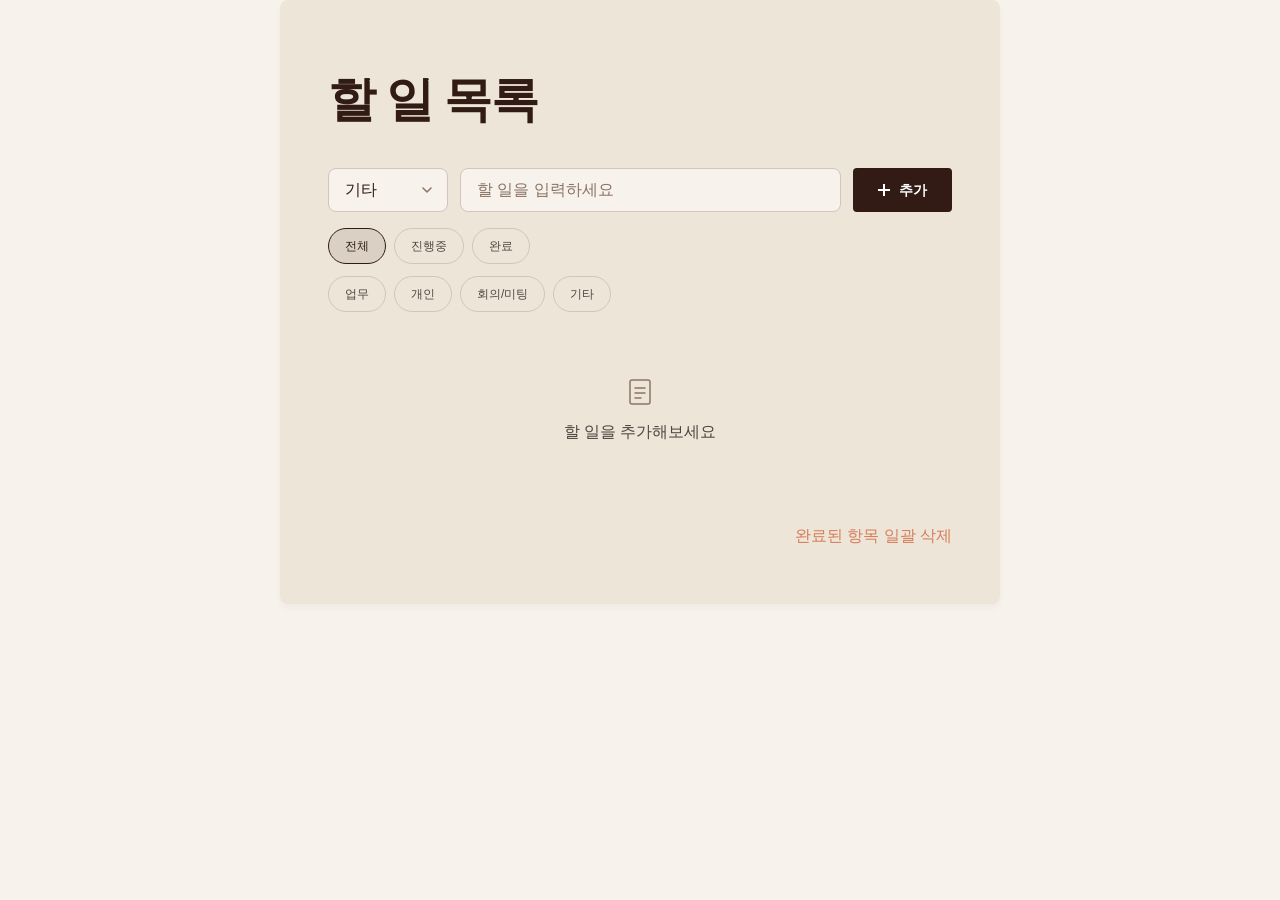
<file: src/index.html>
<!doctype html>
<html lang="ko">
<head>
<meta charset="UTF-8" />
<meta name="viewport" content="width=device-width, initial-scale=1.0" />
<title>할 일 목록</title>
<link rel="stylesheet" href="styles/tokens.css" />
<link rel="stylesheet" href="styles/components/checkbox.css" />
<link rel="stylesheet" href="styles/components/category-pill.css" />
<link rel="stylesheet" href="styles/components/input-bar.css" />
<link rel="stylesheet" href="styles/components/add-button.css" />
<link rel="stylesheet" href="styles/components/filter-tab.css" />
<link rel="stylesheet" href="styles/components/todo-item.css" />
<link rel="stylesheet" href="styles/components/category-group-header.css" />
<link rel="stylesheet" href="styles/components/empty-state.css" />
<link rel="stylesheet" href="styles/components/bottom-bar.css" />
<style>
  * {
    box-sizing: border-box;
  }
  body {
    margin: 0;
    background-color: var(--color-bg-default);
    font-family: var(--font-family-body);
  }
  .app-shell {
    max-width: 100%;
    margin-inline: auto;
    padding-inline: var(--space-4);
  }
  .app-header {
    padding-block: var(--space-5);
  }
  .app-header__title {
    margin: 0;
    font-family: var(--font-family-display);
    font-size: var(--font-size-display);
    line-height: var(--line-height-display);
    letter-spacing: var(--letter-spacing-display);
    color: var(--color-text-primary);
  }
  .app-section {
    margin-top: var(--space-4);
  }
  .app-section--bottom {
    margin-top: var(--space-5);
  }
  .filter-tabs + .filter-tabs {
    margin-top: var(--space-3);
  }
  .category-group + .category-group {
    margin-top: var(--space-3);
  }
  .app-note {
    margin: 0 0 var(--space-3);
    font-family: var(--font-family-body);
    font-size: var(--font-size-caption);
    color: var(--color-text-tertiary);
  }

  /* 반응형 브레이크포인트: CSS 변수는 @media 조건 안에서 참조할 수 없어 부득이 --breakpoint-tablet/--breakpoint-desktop과
     동일한 값(768px/1024px)을 여기 직접 명시합니다. 값 자체는 tokens.css와 항상 일치시켜야 합니다. */
  @media (min-width: 768px) {
    .app-shell {
      max-width: var(--container-tablet-max);
      padding-inline: 0;
    }
  }
  @media (min-width: 1024px) {
    .app-shell {
      max-width: var(--container-desktop-max);
      background-color: var(--color-surface-default);
      border-radius: var(--radius-card);
      box-shadow: var(--shadow-card);
      padding: var(--space-7);
    }
  }
</style>
</head>
<body>
  <div class="app-shell">
    <header class="app-header">
      <h1 class="app-header__title">할 일 목록</h1>
    </header>

    <section class="app-section">
      <div class="input-bar">
        <div class="input-bar__category-wrapper">
          <select id="new-todo-category" class="input-bar__category" aria-label="카테고리 선택">
            <option value="">기타</option>
            <option value="work">업무</option>
            <option value="personal">개인</option>
            <option value="meeting">회의/미팅</option>
          </select>
          <svg class="input-bar__category-chevron" viewBox="0 0 10 6" aria-hidden="true">
            <path d="M1 1L5 5L9 1" />
          </svg>
        </div>
        <input
          id="new-todo-text"
          type="text"
          class="input-bar__text"
          placeholder="할 일을 입력하세요"
          aria-label="할 일 입력"
        />
        <button id="add-todo-button" type="button" class="add-button">
          <svg class="add-button__icon" viewBox="0 0 14 14" aria-hidden="true">
            <path d="M7 1V13M1 7H13" />
          </svg>
          추가
        </button>
      </div>
      <p id="new-todo-error" class="app-note" role="alert" hidden>할 일 내용을 입력해주세요.</p>
    </section>

    <section class="app-section">
      <div class="filter-tabs" role="tablist" aria-label="상태 필터">
        <button type="button" role="tab" aria-selected="true" class="filter-tab" data-status-filter="all">전체</button>
        <button type="button" role="tab" aria-selected="false" class="filter-tab" data-status-filter="active">진행중</button>
        <button type="button" role="tab" aria-selected="false" class="filter-tab" data-status-filter="completed">완료</button>
      </div>
      <div class="filter-tabs" role="group" aria-label="카테고리 필터">
        <button type="button" class="filter-tab filter-tab--category filter-tab--work" aria-pressed="false" data-category-filter="work">업무</button>
        <button type="button" class="filter-tab filter-tab--category filter-tab--personal" aria-pressed="false" data-category-filter="personal">개인</button>
        <button type="button" class="filter-tab filter-tab--category filter-tab--meeting" aria-pressed="false" data-category-filter="meeting">회의/미팅</button>
        <button type="button" class="filter-tab filter-tab--category filter-tab--etc" aria-pressed="false" data-category-filter="etc">기타</button>
      </div>
    </section>

    <section class="app-section">
      <div id="todo-list-root"></div>

      <div id="empty-state" class="empty-state" hidden>
        <div class="empty-state__icon" aria-hidden="true">
          <svg viewBox="0 0 32 32">
            <rect x="6" y="4" width="20" height="24" rx="2" />
            <path d="M11 12h10M11 17h10M11 22h6" />
          </svg>
        </div>
        <p class="empty-state__text">할 일을 추가해보세요</p>
      </div>
    </section>

    <section class="app-section app-section--bottom">
      <div class="bottom-bar">
        <button id="delete-completed-button" type="button" class="bottom-bar__action">완료된 항목 일괄 삭제</button>
      </div>
    </section>
  </div>

  <script type="module" src="scripts/app.js"></script>
</body>
</html>
</file>
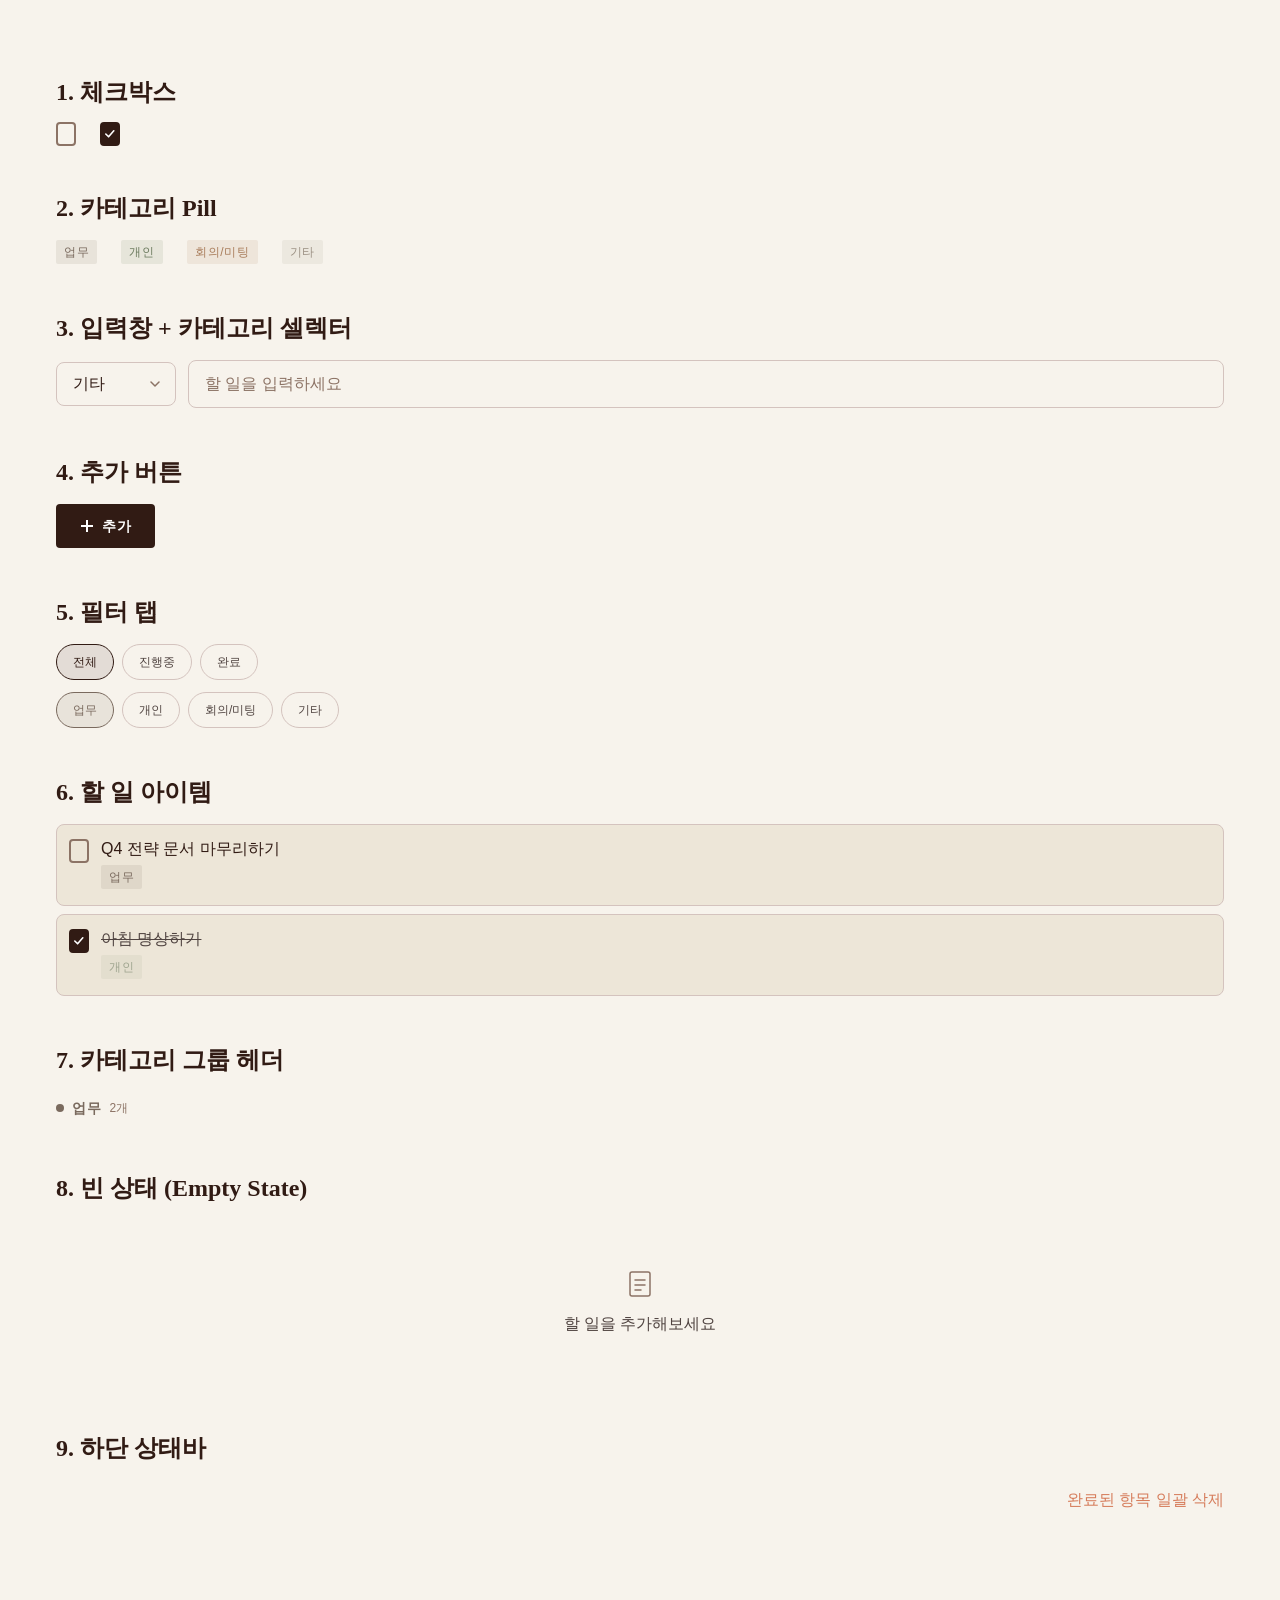
<file: src/demo.html>
<!doctype html>
<html lang="ko">
<head>
<meta charset="UTF-8" />
<meta name="viewport" content="width=device-width, initial-scale=1.0" />
<title>To Do List — 컴포넌트 데모</title>
<link rel="stylesheet" href="styles/tokens.css" />
<link rel="stylesheet" href="styles/components/checkbox.css" />
<link rel="stylesheet" href="styles/components/category-pill.css" />
<link rel="stylesheet" href="styles/components/input-bar.css" />
<link rel="stylesheet" href="styles/components/add-button.css" />
<link rel="stylesheet" href="styles/components/filter-tab.css" />
<link rel="stylesheet" href="styles/components/todo-item.css" />
<link rel="stylesheet" href="styles/components/category-group-header.css" />
<link rel="stylesheet" href="styles/components/empty-state.css" />
<link rel="stylesheet" href="styles/components/bottom-bar.css" />
<style>
  body {
    background: var(--color-bg-default);
    font-family: var(--font-family-body);
    padding: var(--space-7);
  }
  section {
    margin-bottom: var(--space-7);
  }
  h2 {
    font-family: var(--font-family-display);
    font-size: var(--font-size-heading-md);
    line-height: var(--line-height-heading-md);
    color: var(--color-text-primary);
    margin-bottom: var(--space-4);
  }
  .row {
    display: flex;
    gap: var(--space-5);
    align-items: center;
  }
</style>
</head>
<body>
  <section>
    <h2>1. 체크박스</h2>
    <div class="row">
      <!-- 체크박스 — 기본(미완료) 상태 -->
      <label class="checkbox">
        <input type="checkbox" class="checkbox__input" aria-label="할 일 완료 표시" />
        <span class="checkbox__box">
          <svg class="checkbox__icon" viewBox="0 0 12 10" aria-hidden="true">
            <path d="M1 5L4.5 8.5L11 1" />
          </svg>
        </span>
      </label>

      <!-- 체크박스 — 완료 상태 -->
      <label class="checkbox">
        <input type="checkbox" class="checkbox__input" aria-label="할 일 완료 표시" checked />
        <span class="checkbox__box">
          <svg class="checkbox__icon" viewBox="0 0 12 10" aria-hidden="true">
            <path d="M1 5L4.5 8.5L11 1" />
          </svg>
        </span>
      </label>
    </div>
  </section>

  <section>
    <h2>2. 카테고리 Pill</h2>
    <div class="row">
      <span class="category-pill category-pill--work">업무</span>
      <span class="category-pill category-pill--personal">개인</span>
      <span class="category-pill category-pill--meeting">회의/미팅</span>
      <span class="category-pill category-pill--etc">기타</span>
    </div>
  </section>

  <section>
    <h2>3. 입력창 + 카테고리 셀렉터</h2>
    <div class="input-bar">
      <div class="input-bar__category-wrapper">
        <select class="input-bar__category" aria-label="카테고리 선택">
          <option value="">기타</option>
          <option value="work">업무</option>
          <option value="personal">개인</option>
          <option value="meeting">회의/미팅</option>
        </select>
        <svg class="input-bar__category-chevron" viewBox="0 0 10 6" aria-hidden="true">
          <path d="M1 1L5 5L9 1" />
        </svg>
      </div>
      <input
        type="text"
        class="input-bar__text"
        placeholder="할 일을 입력하세요"
        aria-label="할 일 입력"
      />
    </div>
  </section>

  <section>
    <h2>4. 추가 버튼</h2>
    <div class="row">
      <button type="button" class="add-button">
        <svg class="add-button__icon" viewBox="0 0 14 14" aria-hidden="true">
          <path d="M7 1V13M1 7H13" />
        </svg>
        추가
      </button>
    </div>
  </section>

  <section>
    <h2>5. 필터 탭</h2>
    <div class="row" style="margin-bottom: var(--space-3);">
      <div class="filter-tabs" role="tablist" aria-label="상태 필터">
        <button type="button" role="tab" aria-selected="true" class="filter-tab">전체</button>
        <button type="button" role="tab" aria-selected="false" class="filter-tab">진행중</button>
        <button type="button" role="tab" aria-selected="false" class="filter-tab">완료</button>
      </div>
    </div>
    <div class="row">
      <div class="filter-tabs" role="group" aria-label="카테고리 필터">
        <button type="button" class="filter-tab filter-tab--category filter-tab--work" aria-pressed="true">업무</button>
        <button type="button" class="filter-tab filter-tab--category filter-tab--personal" aria-pressed="false">개인</button>
        <button type="button" class="filter-tab filter-tab--category filter-tab--meeting" aria-pressed="false">회의/미팅</button>
        <button type="button" class="filter-tab filter-tab--category filter-tab--etc" aria-pressed="false">기타</button>
      </div>
    </div>
  </section>

  <section>
    <h2>6. 할 일 아이템</h2>
    <ul class="todo-list">
      <li class="todo-item">
        <label class="checkbox">
          <input type="checkbox" class="checkbox__input" aria-label="할 일 완료 표시" />
          <span class="checkbox__box">
            <svg class="checkbox__icon" viewBox="0 0 12 10" aria-hidden="true">
              <path d="M1 5L4.5 8.5L11 1" />
            </svg>
          </span>
        </label>
        <div class="todo-item__content">
          <p class="todo-item__text">Q4 전략 문서 마무리하기</p>
          <span class="category-pill category-pill--work todo-item__tag">업무</span>
        </div>
        <div class="todo-item__actions">
          <button type="button" class="todo-item__action" aria-label="수정">
            <svg viewBox="0 0 16 16" aria-hidden="true">
              <path d="M11.3 1.7a1.5 1.5 0 0 1 2.1 2.1L5.5 11.7l-2.8.9.9-2.8Z" />
            </svg>
          </button>
          <button type="button" class="todo-item__action todo-item__action--delete" aria-label="삭제">
            <svg viewBox="0 0 16 16" aria-hidden="true">
              <path d="M3 4h10M6 4V2.5A.5.5 0 0 1 6.5 2h3a.5.5 0 0 1 .5.5V4M4.5 4l.6 8.5a1 1 0 0 0 1 .9h3.8a1 1 0 0 0 1-.9L12 4" />
            </svg>
          </button>
        </div>
      </li>

      <li class="todo-item todo-item--completed">
        <label class="checkbox">
          <input type="checkbox" class="checkbox__input" aria-label="할 일 완료 표시" checked />
          <span class="checkbox__box">
            <svg class="checkbox__icon" viewBox="0 0 12 10" aria-hidden="true">
              <path d="M1 5L4.5 8.5L11 1" />
            </svg>
          </span>
        </label>
        <div class="todo-item__content">
          <p class="todo-item__text">아침 명상하기</p>
          <span class="category-pill category-pill--personal todo-item__tag">개인</span>
        </div>
        <div class="todo-item__actions">
          <button type="button" class="todo-item__action" aria-label="수정">
            <svg viewBox="0 0 16 16" aria-hidden="true">
              <path d="M11.3 1.7a1.5 1.5 0 0 1 2.1 2.1L5.5 11.7l-2.8.9.9-2.8Z" />
            </svg>
          </button>
          <button type="button" class="todo-item__action todo-item__action--delete" aria-label="삭제">
            <svg viewBox="0 0 16 16" aria-hidden="true">
              <path d="M3 4h10M6 4V2.5A.5.5 0 0 1 6.5 2h3a.5.5 0 0 1 .5.5V4M4.5 4l.6 8.5a1 1 0 0 0 1 .9h3.8a1 1 0 0 0 1-.9L12 4" />
            </svg>
          </button>
        </div>
      </li>
    </ul>
  </section>

  <section>
    <h2>7. 카테고리 그룹 헤더</h2>
    <div class="category-group-header category-group-header--work">
      <span class="category-group-header__dot" aria-hidden="true"></span>
      <span class="category-group-header__label">업무</span>
      <span class="category-group-header__count">2개</span>
    </div>
  </section>

  <section>
    <h2>8. 빈 상태 (Empty State)</h2>
    <div class="empty-state">
      <div class="empty-state__icon" aria-hidden="true">
        <svg viewBox="0 0 32 32">
          <rect x="6" y="4" width="20" height="24" rx="2" />
          <path d="M11 12h10M11 17h10M11 22h6" />
        </svg>
      </div>
      <p class="empty-state__text">할 일을 추가해보세요</p>
    </div>
  </section>

  <section>
    <h2>9. 하단 상태바</h2>
    <div class="bottom-bar">
      <button type="button" class="bottom-bar__action">완료된 항목 일괄 삭제</button>
    </div>
  </section>
</body>
</html>
</file>
<file: src/styles/tokens.css>
/* Design Tokens — CONTEXT.md + docs/design-tokens.md 최종 채택값 기준 */
/* 네이밍: --[카테고리]-[속성]-[상태] (예: --color-accent-default, --color-accent-hover) */

:root {
  /* ---------- Color / Background & Surface ---------- */
  --color-bg-default: #f7f3ec;
  --color-bg-sidebar: #150502;
  --color-surface-default: #ede6d8;
  --color-surface-alt: #efe7dc;
  --color-surface-elevated: #fff8f1;

  /* ---------- Color / Border ---------- */
  --color-border-default: #d4c3be;
  --color-border-subtle: rgba(212, 195, 190, 0.3);

  /* ---------- Color / Text ---------- */
  --color-text-primary: #311b14;
  --color-text-secondary: #504441;
  --color-text-tertiary: #8c7365;
  --color-text-disabled: #504441;
  --color-text-inverse: #ffffff;
  --color-text-inverse-muted: rgba(255, 255, 255, 0.7);

  /* ---------- Color / Accent (Primary Action) ---------- */
  --color-accent-default: #311b14;
  --color-accent-hover: #4a2e22;
  --color-accent-on: #ffffff;

  /* ---------- Color / Feedback ---------- */
  --color-success-default: #6b7a5e;
  --color-danger-default: #d67d5c;

  /* ---------- Color / Category (CONTEXT.md 4종, 노션 원본 색상 유지 — 사유는 카테고리 pill 구현 시 명시) ---------- */
  --color-category-work: #7a6a5e;
  --color-category-personal: #6b7a5e;
  --color-category-meeting: #a87c5a;
  --color-category-etc: #9c9184;

  /* ---------- Color / Neutral Tag Chip (피그마 실제 태그 칩 형태 참조용) ---------- */
  --color-tag-neutral-bg: #e3dbd0;
  --color-tag-neutral-text: #8c7365;

  /* ---------- Typography / Font Family ---------- */
  --font-family-display: "Source Serif 4", "Pretendard", serif;
  --font-family-body: "Hanken Grotesk", "Pretendard", -apple-system, "Segoe UI", sans-serif;

  /* ---------- Typography / Font Size ---------- */
  --font-size-display: 48px;
  --font-size-heading-lg: 32px;
  --font-size-heading-md: 24px;
  --font-size-heading-sm: 14px;
  --font-size-body-lg: 18px;
  --font-size-body: 16px;
  --font-size-label: 14px;
  --font-size-caption: 12px;

  /* ---------- Typography / Font Weight ---------- */
  --font-weight-regular: 400;
  --font-weight-medium: 500;
  --font-weight-semibold: 600;
  --font-weight-bold: 700;

  /* ---------- Typography / Line Height ---------- */
  --line-height-display: 56px;
  --line-height-stat: 48px;
  --line-height-heading-lg: 40px;
  --line-height-heading-md: 32px;
  --line-height-heading-sm: 16px;
  --line-height-body-lg: 28px;
  --line-height-body: 24px;
  --line-height-label: 16px;
  --line-height-caption: 16px;

  /* ---------- Typography / Letter Spacing ---------- */
  --letter-spacing-display: -0.96px;
  --letter-spacing-heading-sm: 0.7px;
  --letter-spacing-label: 1.4px;
  --letter-spacing-normal: 0;

  /* ---------- Spacing (docs/design-tokens.md 4/8/12/16/24/32/48/80px, 오름차순으로 재번호) ---------- */
  --space-1: 4px;
  --space-2: 8px;
  --space-3: 12px;
  --space-4: 16px;
  --space-5: 24px;
  --space-6: 32px;
  --space-7: 48px;
  --space-8: 80px;

  /* ---------- Border Width ---------- */
  --border-width-default: 1px;
  --border-width-emphasis: 2px;

  /* ---------- Border Radius ---------- */
  --radius-input: 8px;
  --radius-button: 4px;
  --radius-button-compact: 2px;
  --radius-card: 8px;
  --radius-pill-filter: 18px;
  --radius-badge: 2px;
  --radius-checkbox: 4px;
  --radius-avatar: 12px;
  --radius-progress: 12px;

  /* ---------- Shadow ---------- */
  --shadow-card: 0px 4px 6px rgba(49, 27, 20, 0.04);
  --shadow-modal: 0px 8px 24px rgba(49, 27, 20, 0.08);

  /* ---------- Opacity ---------- */
  --opacity-disabled: 0.6;

  /* ---------- Motion ---------- */
  --transition-duration-fast: 150ms;
  --transition-duration-base: 200ms;
  --transition-easing-default: ease-out;

  /* ---------- Size ---------- */
  --size-checkbox: 20px;
  --size-touch-target-min: 44px;
  --size-input-height: 44px;
  --size-tab-height: 36px;
  --size-bar-height: 40px;
  --size-avatar-sm: 32px;
  --size-avatar-md: 40px;
  --size-avatar-lg: 96px;

  /* ---------- Breakpoint / Container ---------- */
  --breakpoint-tablet: 768px;
  --breakpoint-desktop: 1024px;
  --container-tablet-max: 640px;
  --container-desktop-max: 720px;
}
</file>
<file: src/styles/components/checkbox.css>
/* Checkbox — 기본(미완료) / 완료 상태 */

.checkbox {
  position: relative;
  display: inline-flex;
  align-items: center;
  justify-content: center;
  width: var(--size-checkbox);
  height: var(--size-checkbox);
  cursor: pointer;
}

.checkbox__input {
  position: absolute;
  inset: 0;
  width: 100%;
  height: 100%;
  margin: 0;
  opacity: 0;
  cursor: pointer;
}

.checkbox__box {
  display: inline-flex;
  align-items: center;
  justify-content: center;
  width: 100%;
  height: 100%;
  border: var(--border-width-emphasis) solid var(--color-text-tertiary);
  border-radius: var(--radius-checkbox);
  background-color: transparent;
  transition:
    background-color var(--transition-duration-fast) var(--transition-easing-default),
    border-color var(--transition-duration-fast) var(--transition-easing-default);
}

.checkbox__icon {
  width: 60%;
  height: 60%;
  opacity: 0;
  transform: scale(0.5);
  stroke: var(--color-accent-on);
  stroke-width: 2;
  fill: none;
  stroke-linecap: round;
  stroke-linejoin: round;
  transition:
    opacity var(--transition-duration-fast) var(--transition-easing-default),
    transform var(--transition-duration-fast) var(--transition-easing-default);
}

.checkbox__input:checked + .checkbox__box {
  background-color: var(--color-accent-default);
  border-color: var(--color-accent-default);
}

.checkbox__input:checked + .checkbox__box .checkbox__icon {
  opacity: 1;
  transform: scale(1);
}

.checkbox__input:focus-visible + .checkbox__box {
  outline: var(--border-width-default) solid var(--color-accent-default);
  outline-offset: var(--space-1);
}
</file>
<file: src/styles/components/category-pill.css>
/* 카테고리 Pill — 업무 / 개인 / 회의·미팅 / 기타 (4종) */

.category-pill {
  --pill-accent: var(--color-category-etc);
  display: inline-flex;
  align-items: center;
  padding: var(--space-1) var(--space-2);
  border-radius: var(--radius-badge);
  font-family: var(--font-family-body);
  font-size: var(--font-size-caption);
  font-weight: var(--font-weight-medium);
  line-height: var(--line-height-caption);
  text-transform: uppercase;
  letter-spacing: var(--letter-spacing-heading-sm);
  color: var(--pill-accent);
  background-color: color-mix(in srgb, var(--pill-accent) 12%, transparent);
  white-space: nowrap;
}

.category-pill--work {
  --pill-accent: var(--color-category-work);
}

.category-pill--personal {
  --pill-accent: var(--color-category-personal);
}

.category-pill--meeting {
  --pill-accent: var(--color-category-meeting);
}

.category-pill--etc {
  --pill-accent: var(--color-category-etc);
}
</file>
<file: src/styles/components/input-bar.css>
/* 입력창 + 카테고리 셀렉터 — 기본 / focus 상태 */

.input-bar {
  display: flex;
  align-items: center;
  gap: var(--space-3);
}

.input-bar__category-wrapper {
  position: relative;
  display: inline-flex;
  flex-shrink: 0;
}

.input-bar__category-chevron {
  position: absolute;
  top: 50%;
  right: var(--space-4);
  transform: translateY(-50%);
  width: 10px;
  height: 6px;
  color: var(--color-text-tertiary);
  pointer-events: none;
}

.input-bar__category-chevron path {
  stroke: currentColor;
  stroke-width: 1.5;
  fill: none;
  stroke-linecap: round;
  stroke-linejoin: round;
}

.input-bar__category,
.input-bar__text {
  height: var(--size-input-height);
  border: var(--border-width-default) solid var(--color-border-default);
  border-radius: var(--radius-input);
  background-color: var(--color-bg-default);
  color: var(--color-text-primary);
  font-family: var(--font-family-body);
  font-size: var(--font-size-body);
  line-height: var(--line-height-body);
  padding-inline: var(--space-4);
  transition:
    border-color var(--transition-duration-fast) var(--transition-easing-default),
    box-shadow var(--transition-duration-fast) var(--transition-easing-default);
}

.input-bar__category {
  width: 120px;
  /* 네이티브 화살표는 브라우저/OS가 위젯으로 그려서 padding으로 위치 제어가 안 되는 경우가 많아
     appearance:none으로 없애고, 옆의 .input-bar__category-chevron(커스텀 SVG)로 대체한다. */
  appearance: none;
  -webkit-appearance: none;
  -moz-appearance: none;
  padding-inline-end: var(--space-7);
}

.input-bar__text {
  flex: 1 1 auto;
  min-width: 0;
}

.input-bar__text::placeholder {
  color: var(--color-text-tertiary);
}

.input-bar__category:focus,
.input-bar__text:focus {
  outline: none;
  border-color: var(--color-accent-default);
  box-shadow: 0 0 0 var(--space-1) color-mix(in srgb, var(--color-accent-default) 12%, transparent);
}
</file>
<file: src/styles/components/add-button.css>
/* 추가 버튼 — 기본 / hover 상태 */

.add-button {
  display: inline-flex;
  align-items: center;
  justify-content: center;
  gap: var(--space-2);
  min-width: 64px;
  height: var(--size-input-height);
  padding-inline: var(--space-5);
  border: none;
  border-radius: var(--radius-button);
  background-color: var(--color-accent-default);
  color: var(--color-accent-on);
  font-family: var(--font-family-body);
  font-size: var(--font-size-label);
  font-weight: var(--font-weight-semibold);
  line-height: var(--line-height-label);
  letter-spacing: var(--letter-spacing-heading-sm);
  cursor: pointer;
  transition: background-color var(--transition-duration-fast) var(--transition-easing-default);
}

.add-button:hover {
  background-color: var(--color-accent-hover);
}

.add-button:focus-visible {
  outline: var(--border-width-default) solid var(--color-accent-default);
  outline-offset: var(--space-1);
}

.add-button__icon {
  width: 14px;
  height: 14px;
  stroke: currentColor;
  stroke-width: 2;
  fill: none;
}
</file>
<file: src/styles/components/filter-tab.css>
/* 필터 탭 — 상태 필터(단일 선택) / 카테고리 필터(다중 선택) 공용, 활성/비활성 상태 */

.filter-tabs {
  display: flex;
  flex-wrap: wrap;
  gap: var(--space-2);
}

.filter-tab {
  display: inline-flex;
  align-items: center;
  justify-content: center;
  height: var(--size-tab-height);
  padding-inline: var(--space-4);
  border: var(--border-width-default) solid var(--color-border-default);
  border-radius: var(--radius-pill-filter);
  background-color: transparent;
  color: var(--color-text-secondary);
  font-family: var(--font-family-body);
  font-size: var(--font-size-caption);
  font-weight: var(--font-weight-medium);
  line-height: var(--line-height-caption);
  cursor: pointer;
  transition:
    background-color var(--transition-duration-fast) var(--transition-easing-default),
    border-color var(--transition-duration-fast) var(--transition-easing-default),
    color var(--transition-duration-fast) var(--transition-easing-default);
}

.filter-tab:focus-visible {
  outline: var(--border-width-default) solid var(--color-accent-default);
  outline-offset: var(--space-1);
}

/* 상태 필터 — 활성 */
.filter-tab[aria-selected="true"] {
  background-color: color-mix(in srgb, var(--color-accent-default) 10%, transparent);
  border-color: var(--color-accent-default);
  color: var(--color-accent-default);
}

/* 카테고리 필터 — 카테고리별 고유 색상, 다중 선택(aria-pressed) */
.filter-tab--category {
  --pill-accent: var(--color-category-etc);
}

.filter-tab--work {
  --pill-accent: var(--color-category-work);
}

.filter-tab--personal {
  --pill-accent: var(--color-category-personal);
}

.filter-tab--meeting {
  --pill-accent: var(--color-category-meeting);
}

.filter-tab--etc {
  --pill-accent: var(--color-category-etc);
}

.filter-tab--category[aria-pressed="true"] {
  background-color: color-mix(in srgb, var(--pill-accent) 12%, transparent);
  border-color: var(--pill-accent);
  color: var(--pill-accent);
}
</file>
<file: src/styles/components/todo-item.css>
/* 할 일 아이템 — 미완료 / 완료 / hover 상태 */

.todo-list {
  list-style: none;
  margin: 0;
  padding: 0;
  display: flex;
  flex-direction: column;
  gap: var(--space-2);
}

.todo-item {
  display: flex;
  align-items: flex-start;
  gap: var(--space-3);
  min-height: 56px;
  padding: var(--space-3);
  border: var(--border-width-default) solid var(--color-border-default);
  border-radius: var(--radius-card);
  background-color: var(--color-surface-default);
  transition: background-color var(--transition-duration-fast) var(--transition-easing-default);
}

.todo-item:hover,
.todo-item:focus-within {
  background-color: var(--color-surface-alt);
}

.todo-item .checkbox {
  margin-top: var(--space-1);
  flex-shrink: 0;
}

.todo-item__content {
  flex: 1 1 auto;
  min-width: 0;
  display: flex;
  flex-direction: column;
  gap: var(--space-1);
}

.todo-item__text {
  margin: 0;
  font-family: var(--font-family-body);
  font-size: var(--font-size-body);
  line-height: var(--line-height-body);
  color: var(--color-text-primary);
}

.todo-item__tag {
  align-self: flex-start;
  transition: opacity var(--transition-duration-fast) var(--transition-easing-default);
}

.todo-item__actions {
  display: flex;
  align-items: center;
  gap: var(--space-2);
  flex-shrink: 0;
  opacity: 0;
  transition: opacity var(--transition-duration-fast) var(--transition-easing-default);
}

.todo-item:hover .todo-item__actions,
.todo-item:focus-within .todo-item__actions {
  opacity: 1;
}

.todo-item__action {
  display: inline-flex;
  align-items: center;
  justify-content: center;
  width: var(--size-checkbox);
  height: var(--size-checkbox);
  border: none;
  background: transparent;
  padding: 0;
  color: var(--color-text-secondary);
  cursor: pointer;
}

.todo-item__action:focus-visible {
  opacity: 1;
  outline: var(--border-width-default) solid var(--color-accent-default);
  outline-offset: var(--space-1);
}

.todo-item__action--delete {
  color: var(--color-danger-default);
}

.todo-item__action svg {
  width: 100%;
  height: 100%;
  stroke: currentColor;
  fill: none;
  stroke-width: 1.5;
  stroke-linecap: round;
  stroke-linejoin: round;
}

/* 완료 상태 */
.todo-item--completed .todo-item__text {
  color: var(--color-text-disabled);
  text-decoration: line-through;
}

.todo-item--completed .todo-item__tag {
  opacity: var(--opacity-disabled);
}

/* 인라인 수정 모드 — 진입 시 옅은 Dark Cocoa 틴트 */
.todo-item--editing {
  background-color: color-mix(in srgb, var(--color-accent-default) 6%, var(--color-surface-default));
}

.todo-item__text-input {
  width: 100%;
  border: var(--border-width-default) solid var(--color-border-default);
  border-radius: var(--radius-input);
  background-color: var(--color-bg-default);
  color: var(--color-text-primary);
  font-family: var(--font-family-body);
  font-size: var(--font-size-body);
  line-height: var(--line-height-body);
  padding-block: var(--space-1);
  padding-inline: var(--space-2);
}

.todo-item__text-input:focus {
  outline: none;
  border-color: var(--color-accent-default);
  box-shadow: 0 0 0 var(--space-1) color-mix(in srgb, var(--color-accent-default) 12%, transparent);
}
</file>
<file: src/styles/components/category-group-header.css>
/* 카테고리 그룹 헤더 — 목록을 카테고리별로 묶어 보여줄 때의 섹션 헤더 */

.category-group-header {
  --pill-accent: var(--color-text-tertiary);
  display: flex;
  align-items: center;
  gap: var(--space-2);
  padding-block: var(--space-2);
  margin-bottom: var(--space-3);
}

.category-group-header__dot {
  width: var(--space-2);
  height: var(--space-2);
  border-radius: 50%;
  background-color: var(--pill-accent);
  flex-shrink: 0;
}

.category-group-header__label {
  font-family: var(--font-family-body);
  font-size: var(--font-size-heading-sm);
  font-weight: var(--font-weight-semibold);
  line-height: var(--line-height-heading-sm);
  letter-spacing: var(--letter-spacing-heading-sm);
  text-transform: uppercase;
  color: var(--pill-accent);
}

.category-group-header__count {
  font-family: var(--font-family-body);
  font-size: var(--font-size-caption);
  font-weight: var(--font-weight-medium);
  line-height: var(--line-height-caption);
  color: var(--color-text-tertiary);
}

.category-group-header--work {
  --pill-accent: var(--color-category-work);
}

.category-group-header--personal {
  --pill-accent: var(--color-category-personal);
}

.category-group-header--meeting {
  --pill-accent: var(--color-category-meeting);
}

.category-group-header--etc {
  --pill-accent: var(--color-category-etc);
}
</file>
<file: src/styles/components/empty-state.css>
/* 빈 상태(Empty State) — 할 일이 0개일 때 */

.empty-state {
  display: flex;
  flex-direction: column;
  align-items: center;
  justify-content: center;
  gap: var(--space-3);
  padding-block: var(--space-7);
  padding-inline: var(--space-5);
  text-align: center;
}

/* [hidden] 속성 토글로 JS가 표시/비표시를 제어하므로, 위 display:flex보다 우선하도록 명시한다.
   이 규칙이 없으면 hidden="true"를 줘도 display:flex가 이겨서 계속 보이는 버그가 생긴다. */
.empty-state[hidden] {
  display: none;
}

.empty-state__icon {
  width: var(--size-avatar-sm);
  height: var(--size-avatar-sm);
  color: var(--color-text-tertiary);
}

.empty-state__icon svg {
  width: 100%;
  height: 100%;
  stroke: currentColor;
  fill: none;
  stroke-width: 1.5;
  stroke-linecap: round;
  stroke-linejoin: round;
}

.empty-state__text {
  margin: 0;
  font-family: var(--font-family-body);
  font-size: var(--font-size-body);
  line-height: var(--line-height-body);
  color: var(--color-text-secondary);
}
</file>
<file: src/styles/components/bottom-bar.css>
/* 하단 상태바(액션 바) — 완료된 항목 일괄 삭제 */

.bottom-bar {
  display: flex;
  align-items: center;
  justify-content: flex-end;
  height: var(--size-bar-height);
}

.bottom-bar__action {
  background: none;
  border: none;
  padding: 0;
  color: var(--color-danger-default);
  font-family: var(--font-family-body);
  font-size: var(--font-size-body);
  line-height: var(--line-height-body);
  cursor: pointer;
  transition: opacity var(--transition-duration-fast) var(--transition-easing-default);
}

.bottom-bar__action:hover {
  opacity: 0.8;
}

.bottom-bar__action:focus-visible {
  outline: var(--border-width-default) solid var(--color-accent-default);
  outline-offset: var(--space-1);
}
</file>
